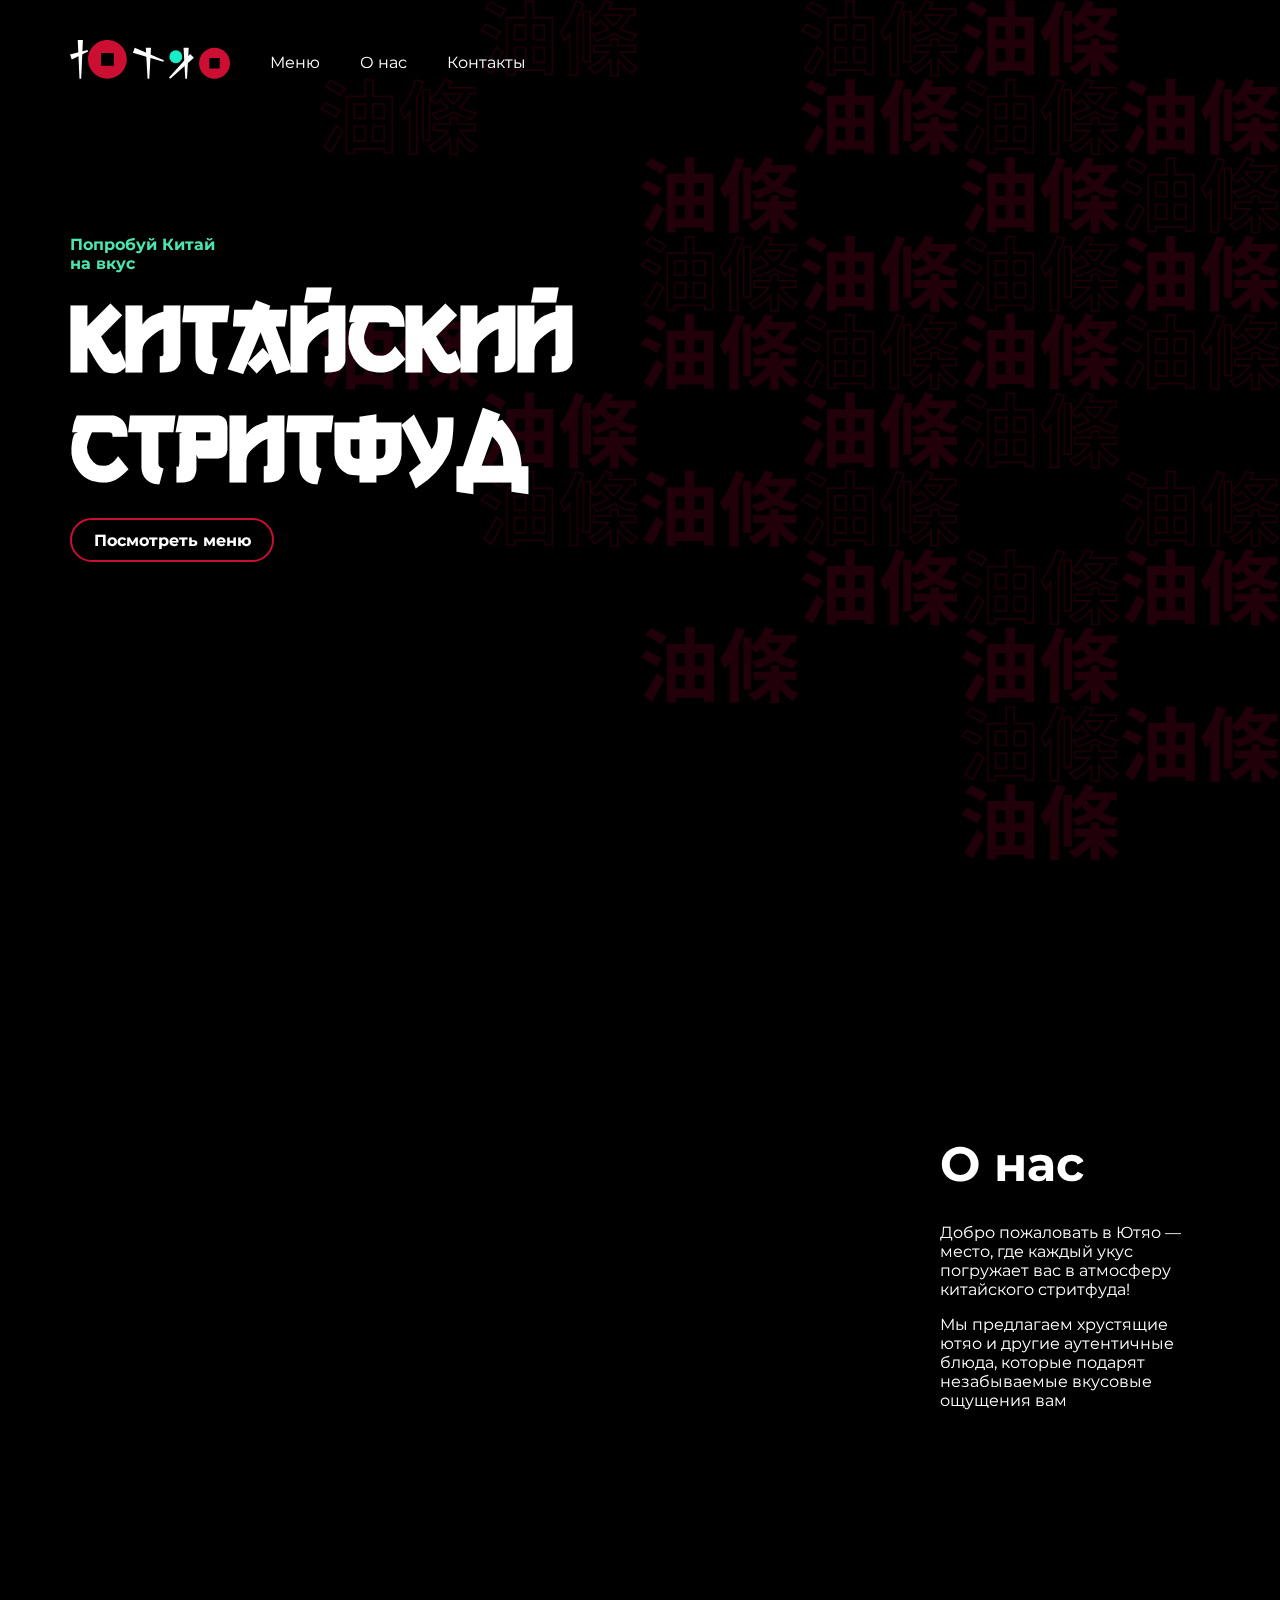
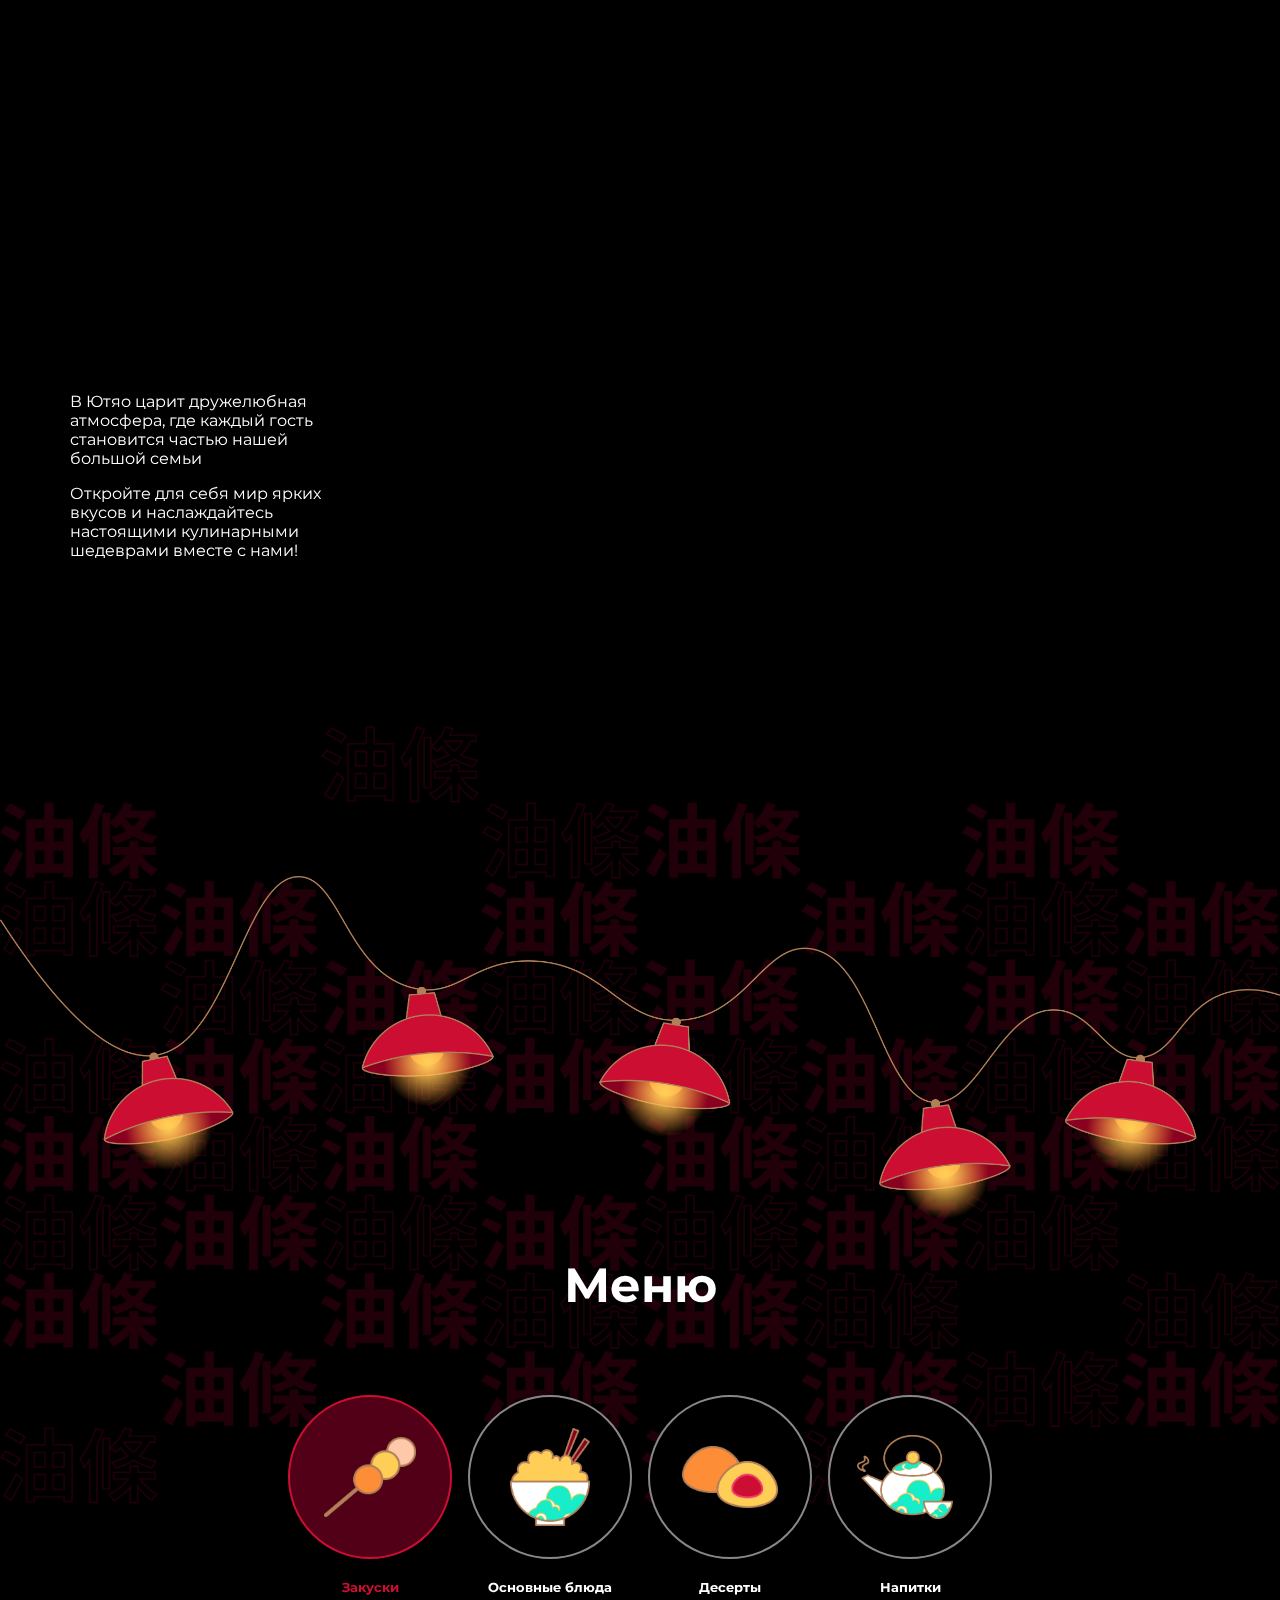
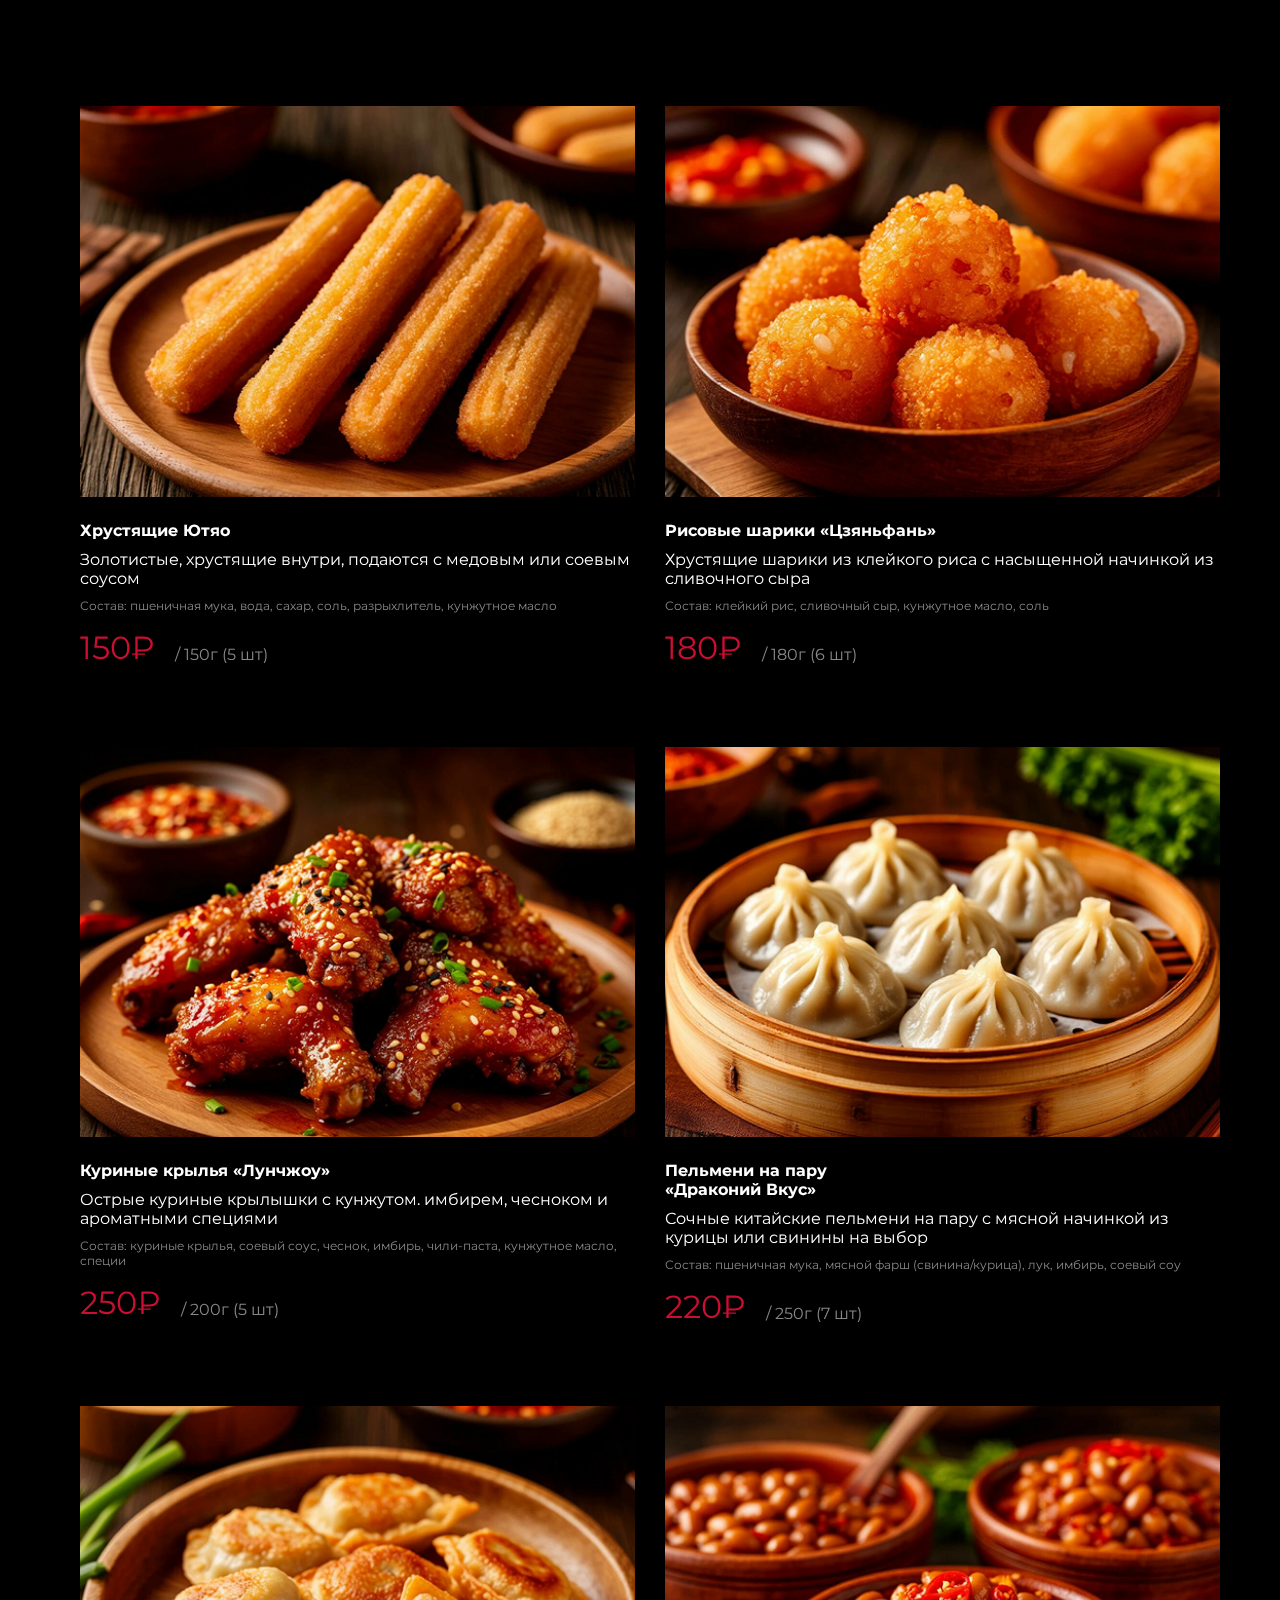
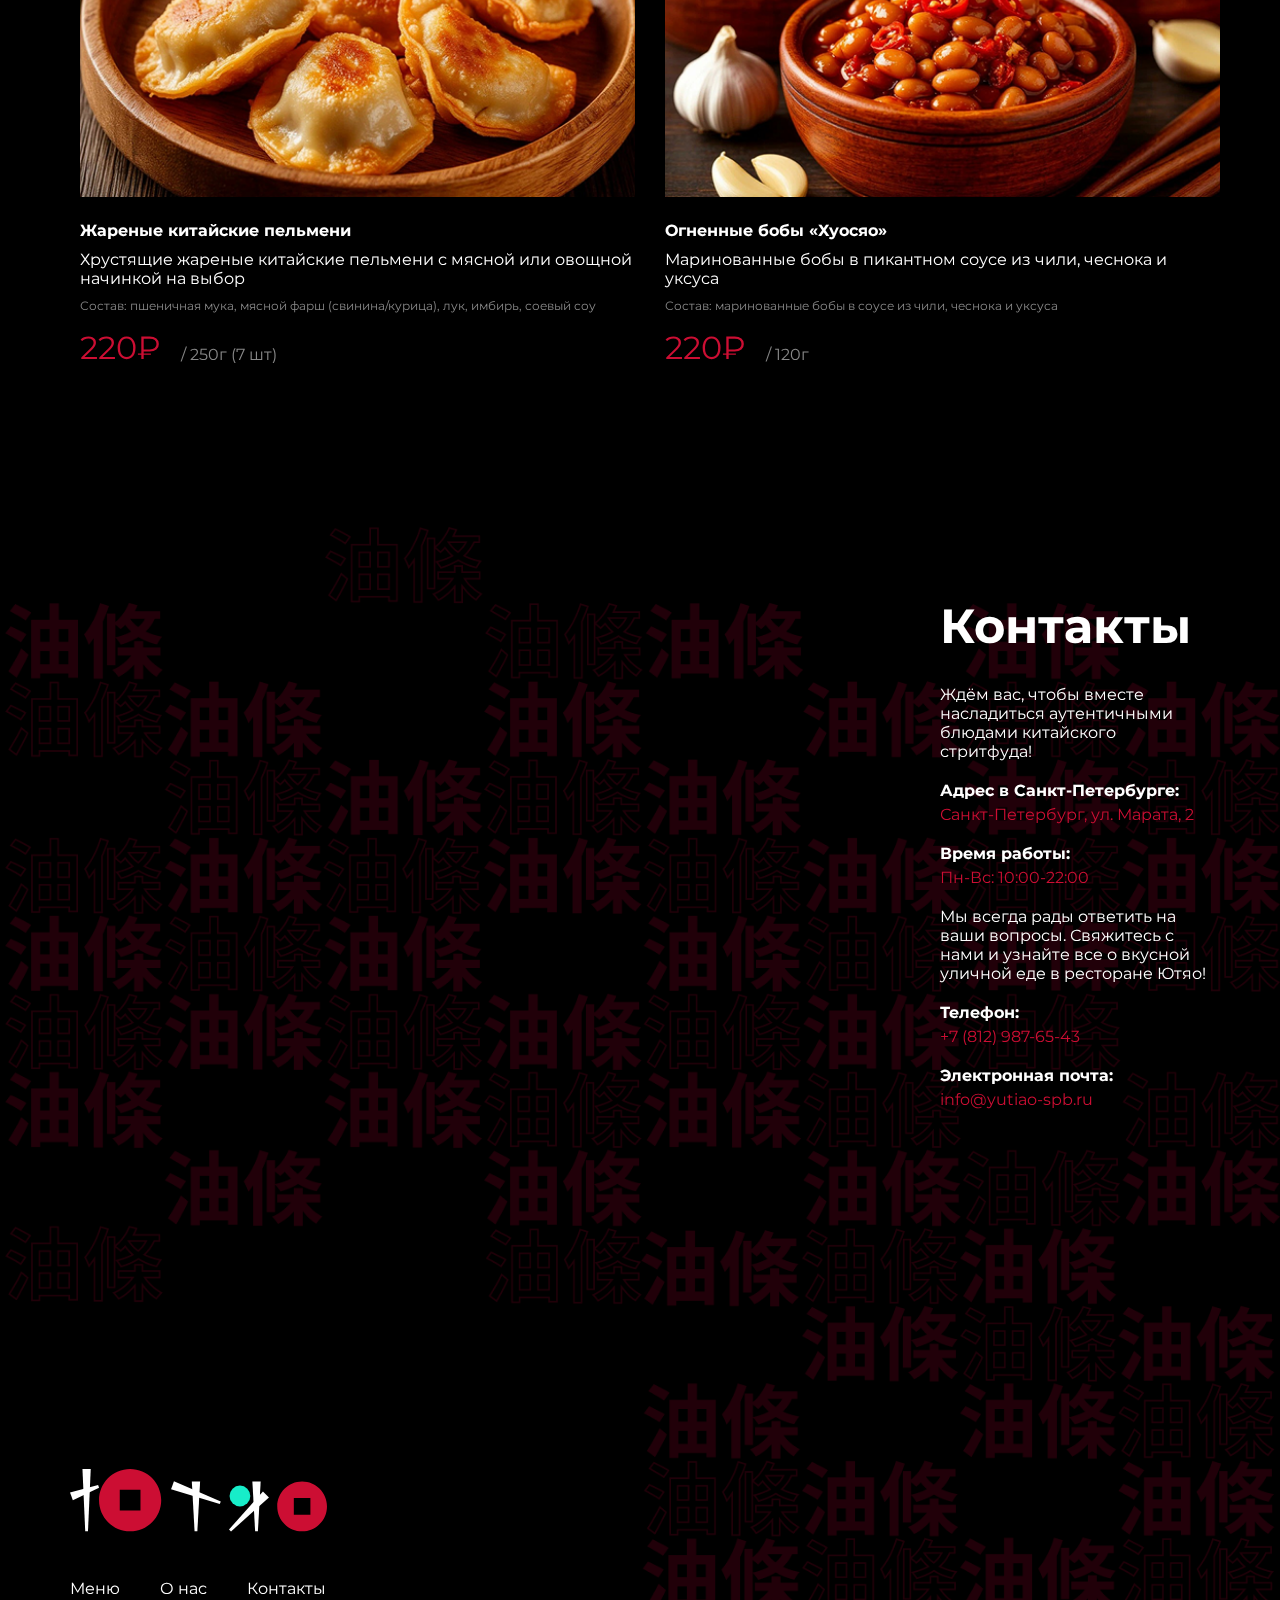
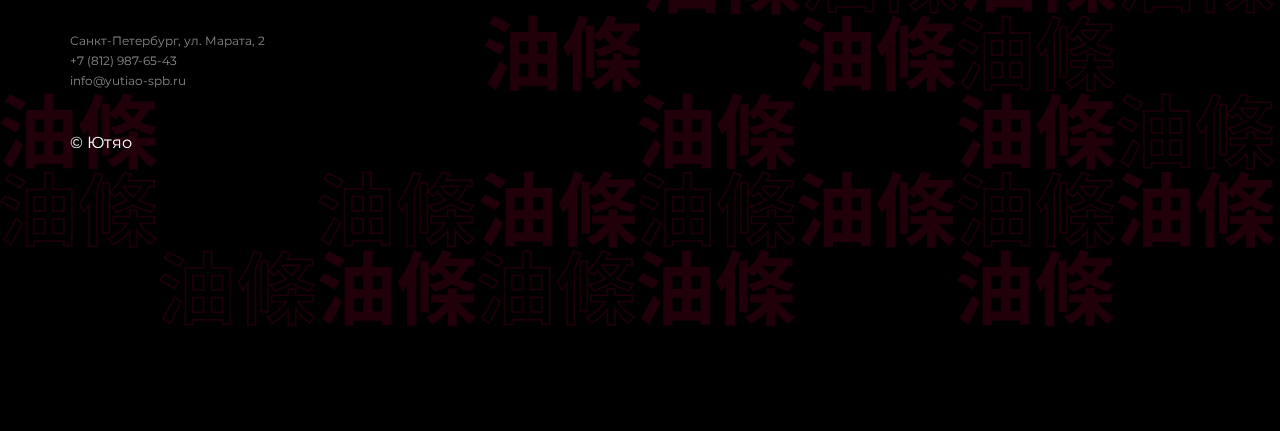
<file: index.html>
<!DOCTYPE html>
<html lang="ru">
<head>
    <meta charset="UTF-8">
    <meta name="viewport" content="width=device-width, initial-scale=1.0">
    <link rel="stylesheet" href="style.css">
    <title>Ютяо</title>
</head>
<body>

    <div class="wrapper top">
        <header>
            <a class="logo" href="index.html"><img src="src/img/logo.svg" alt=""></a>
            <ul class="nav">
                <li ><a href="#menu-anchor">Меню</a></li>
                <li ><a href="#about-anchor">О нас</a></li>
                <li ><a href="#contacts">Контакты</a></li>
            </ul>
        </header>
        <div id="hero">
            <div class="content">
                <p>Попробуй Китай<br>на вкус</p>
                <h1>КИТАЙСКИЙ<br>СТРИТФУД</h1>
                <a href="#menu-anchor">Посмотреть меню</a>
            </div>
            <iframe src="src/scenes/scene1/scene1.html" scrolling="no" frameborder="0"></iframe>
            
        </div>
        <div id="about">
            <div class="part first">
                <iframe id="about-anchor" class="start" src="src/scenes/scene2/scene2.html" scrolling="no" frameborder="0"></iframe>
                <div class="content">
                    <h2 >О нас</h2>
                    <p>
                        Добро пожаловать в Ютяо — место, где каждый укус погружает вас в атмосферу китайского стритфуда! 
                    </p>
                    <p>
                        Мы предлагаем хрустящие ютяо и другие аутентичные блюда, которые подарят незабываемые вкусовые ощущения вам
                    </p>
                </div>
            </div>
            <div class="part second">
                <div class="content">
                    <p>
                        В Ютяо царит дружелюбная атмосфера, где каждый гость становится частью нашей большой семьи
                    </p>
                    <p>
                        Откройте для себя мир ярких вкусов и наслаждайтесь настоящими кулинарными шедеврами вместе с нами! 
                    </p>
                </div>
                <iframe class="end" src="src/scenes/scene3/scene3.html" scrolling="no" frameborder="0"></iframe>
            </div>
        </div>
        <div class="back-container"><img class="back" src="src/img/back-top.png" alt=""></div>
    </div>
    <div class="wrapper middle">
        <div class="back-container"><img class="back" src="src/img/back-middle.png" alt=""></div>
        <div class="back-container"><img class="lamp" src="src/img/lamp.png" alt=""></div>
        <div id="menu">
            <h2 style="text-align: center;" id="menu-anchor">Меню</h2>

            <div class="category-switcher">
                <button data-category="list1" class="category-btn active">
                    <div class="wrapper img">
                        <img style="height: 50%;" src="src/img/icon-snacks.png" alt="">
                    </div>
                    <p>Закуски</p>
                </button>
                <button data-category="list2" class="category-btn">
                    <div class="wrapper img">
                        <img style="width: 50%;" src="src/img/icon-food.png" alt="">
                    </div>
                    <p>Основные блюда</p>
                </button>
                <button data-category="list3" class="category-btn">
                    <div class="wrapper img">
                        <img style="width: 60%;" src="src/img/icon-sweet.png" alt="">
                    </div> 
                    <p>Десерты</p>
                </button>
                <button data-category="list4" class="category-btn">
                    <div class="wrapper img">
                        <img style="width: 60%; margin-right: 10px;" src="src/img/icon-drinks.png" alt="">
                    </div>
                    <p>Напитки</p>
                </button>
            </div>

            <div class="menus">
                <div id="list1" class="menu-list">
                    <div class="card">
                        <img src="src/img/snack-1.png" alt="">
                        <h3>Хрустящие Ютяо</h3>
                        <p class="description">Золотистые, хрустящие внутри, подаются с медовым или соевым соусом</p>
                        <p class="structure">Состав: пшеничная мука, вода, сахар, соль, разрыхлитель, кунжутное масло</p>
                        <div class="wrapper price">
                            <p class="price">150₽</p>
                            <p class="weight">/ 150г (5 шт)</p>
                        </div>
                    </div>
                    <div class="card">
                        <img src="src/img/snack-2.png" alt="">
                        <h3>Рисовые шарики «Цзяньфань»</h3>
                        <p class="description">Хрустящие шарики из клейкого риса с насыщенной начинкой из сливочного сыра</p>
                        <p class="structure">Состав: клейкий рис, сливочный сыр, кунжутное масло, соль</p>
                        <div class="wrapper price">
                            <p class="price">180₽</p>
                            <p class="weight">/ 180г (6 шт)</p>
                        </div>
                    </div>
                    <div class="card">
                        <img src="src/img/snack-3.png" alt="">
                        <h3>Куриные крылья «Лунчжоу»</h3>
                        <p class="description">Острые куриные крылышки с кунжутом. имбирем, чесноком и ароматными специями</p>
                        <p class="structure">Состав: куриные крылья, соевый соус, чеснок, имбирь, чили-паста, кунжутное масло, специи</p>
                        <div class="wrapper price">
                            <p class="price">250₽</p>
                            <p class="weight">/ 200г (5 шт)</p>
                        </div>
                    </div>  
                    <div class="card">
                        <img src="src/img/snack-4.png" alt="">
                        <h3>Пельмени на пару<br>«Драконий Вкус»</h3>
                        <p class="description">Сочные китайские пельмени на пару с мясной начинкой из курицы или свинины на выбор</p>
                        <p class="structure">Состав: пшеничная мука, мясной фарш (свинина/курица), лук, имбирь, соевый соу</p>
                        <div class="wrapper price">
                            <p class="price">220₽</p>
                            <p class="weight">/ 250г (7 шт)</p>
                        </div>
                    </div>
                    <div class="card">
                        <img src="src/img/snack-5.png" alt="">
                        <h3>Жареные китайские пельмени</h3>
                        <p class="description">Хрустящие жареные китайские пельмени с мясной или овощной начинкой на выбор</p>
                        <p class="structure">Состав: пшеничная мука, мясной фарш (свинина/курица), лук, имбирь, соевый соу</p>
                        <div class="wrapper price">
                            <p class="price">220₽</p>
                            <p class="weight">/ 250г (7 шт)</p>
                        </div>
                    </div> 
                    <div class="card">
                        <img src="src/img/snack-6.png" alt="">
                        <h3>Огненные бобы «Хуосяо»</h3>
                        <p class="description">Маринованные бобы в пикантном соусе из чили, чеснока и уксуса </p>
                        <p class="structure">Состав: маринованные бобы в соусе из чили, чеснока и уксуса</p>
                        <div class="wrapper price">
                            <p class="price">220₽</p>
                            <p class="weight">/ 120г</p>
                        </div>
                    </div>             
                </div>
                <div id="list2" class="menu-list" style="display:none;">
                    <div class="card">
                        <img src="src/img/food-1.png" alt="">
                        <h3>Лапша по-шаолиньски</h3>
                        <p class="description">Жареная лапша с мясом на выбор и овощами в остром соусе</p>
                        <p class="structure">Состав: яичная или пшеничная лапша, курица/свинина/говядина/морепродукты, овощи (капуста, морковь), зеленый лук, перец чили, специи, соевый соус, масло для жарки</p>
                        <div class="wrapper price">
                            <p class="price">350₽</p>
                            <p class="weight">/ 350г</p>
                        </div>
                    </div>
                    <div class="card">
                        <img src="src/img/food-2.png" alt="">
                        <h3>Тушеное мясо в пряном соусе</h3>
                        <p class="description">Мягкое сочное мясо на выбор в насыщенном пряном соусе</p>
                        <p class="structure">Состав: говядина/свинина (мякоть), лук репчатый, соевый соус, специи (корица, перец), бульон или вода</p>
                        <div class="wrapper price">
                            <p class="price">360₽</p>
                            <p class="weight">/ 340г</p>
                        </div>
                    </div>
                    <div class="card">
                        <img src="src/img/food-3.png" alt="">
                        <h3>Рис с уткой по-пекински</h3>
                        <p class="description">Ароматный свежий рис с тонкими насыщенными ломтиками в утки в ароматном соусе и хрустящими овощами</p>
                        <p class="structure">Состав: рис жасмин/длиннозерный, утка по-пекински (тонкие ломтики), огурцы, зеленый лук, сладкий соус из бобов и кунжута</p>
                        <div class="wrapper price">
                            <p class="price">380₽</p>
                            <p class="weight">/ 400г</p>
                        </div>
                    </div>
                    <div class="card">
                        <img src="src/img/food-4.png" alt="">
                        <h3>Курочка «Гуньбао»</h3>
                        <p class="description">Хрустящая курица в орехово-чилистом соусе</p>
                        <p class="structure">Состав: куриное филе, арахис, чили-паста, соевый соус, уксус рисовый, чеснок, имбирь</p>
                        <div class="wrapper price">
                            <p class="price">330₽</p>
                            <p class="weight">/ 300г</p>
                        </div>
                    </div>
                </div>
                <div id="list3" class="menu-list" style="display:none;">
                    <div class="card">
                        <img src="src/img/sweet-1.png" alt="">
                        <h3>Мандариновое желе</h3>
                        <p class="description">Освежающее фруктовое желе из сока мандаринов</p>
                        <p class="structure">Состав: мандариновый сок, желатин, мята, мед</p>
                        <div class="wrapper price">
                            <p class="price">130₽</p>
                            <p class="weight">/ 150г</p>
                        </div>
                    </div>
                    <div class="card">
                        <img src="src/img/sweet-2.png" alt="">
                        <h3>Золотой Ютяо</h3>
                        <p class="description">Китайские хлебные палочки с кунжутом и медом</p>
                        <p class="structure">Состав: пшеничная мука, мед, кунжутное масло и семена</p>
                        <div class="wrapper price">
                            <p class="price">150₽</p>
                            <p class="weight">/ 150г (5 шт)</p>
                        </div>
                    </div>
                    <div class="card">
                        <img src="src/img/sweet-3.png" alt="">
                        <h3>Лунный пряник «Лунбао»</h3>
                        <p class="description">Традиционный китайский пряник в форме луны с насыщенным пряным вкусом и ароматом корицы и имбиря</p>
                        <p class="structure">Состав: пшеничная мука, сахар коричневый или тростниковый сироп, имбирь сушеный молотый, корица молотая, мед натуральный</p>
                        <div class="wrapper price">
                            <p class="price">120₽</p>
                            <p class="weight">/ 120г</p>
                        </div>
                    </div>
                    <div class="card">
                        <img src="src/img/sweet-4.png" alt="">
                        <h3>Молочный чай с жемчугом «Бобо Бум»</h3>
                        <p class="description">Популярный освежающий напиток с мягким вкусом и жемчугом внутри</p>
                        <p class="structure">Состав: черный чай «Пуэр», молоко или сгущенка, жемчужные шарики (боба), сахар</p>
                        <div class="wrapper price">
                            <p class="price">180₽</p>
                            <p class="weight">/ 350г</p>
                        </div>
                    </div>
                </div>
                <div id="list4" class="menu-list" style="display:none;">
                    <div class="card">
                        <img src="src/img/drink-1.png" alt="">
                        <h3>Золотой чай Пуэр</h3>
                        <p class="description">Особая разновидность классического Пуэра с богатым мягким вкусом с нотками ореха и карамели</p>
                        <p class="structure">Состав: ферментированные листья черного чая Пуэр высшего сорта</p>
                        <div class="wrapper price">
                            <p class="price">200₽</p>
                            <p class="weight">/ 400мл</p>
                        </div>
                    </div>
                    <div class="card">
                        <img src="src/img/drink-2.png" alt="">
                        <h3>Имбирный лимонад</h3>
                        <p class="description">Натуральный лимонад на основе свежего имбиря с добавлением лимонного сока и меда</p>
                        <p class="structure">Состав: свежий имбирь; лимонный сок; мед; газированная вода</p>
                        <div class="wrapper price">
                            <p class="price">160₽</p>
                            <p class="weight">/ 350мл</p>
                        </div>
                    </div>
                    <div class="card">
                        <img src="src/img/drink-3.png" alt="">
                        <h3>Натуральный сливовый сок</h3>
                        <p class="description">Освежающий сок из спелых сливовых плодов без добавления сахара</p>
                        <p class="structure">Состав: черный чай; цветы жасмина; сливочное молоко или сливки; сахар</p>
                        <div class="wrapper price">
                            <p class="price">180₽</p>
                            <p class="weight">/ 350мл</p>
                        </div>
                    </div>
                    <div class="card">
                        <img src="src/img/drink-4.png" alt="">
                        <h3>Молочный чай с жасмином</h3>
                        <p class="description">Нежный черный чай с добавлением цветков жасмина и сливочного молока</p>
                        <p class="structure">Состав: черный чай; цветы жасмина; сливочное молоко или сливки; сахар</p>
                        <div class="wrapper price">
                            <p class="price">220₽</p>
                            <p class="weight">/ 400мл</p>
                        </div>
                    </div>
                </div>
            </div>
        </div>   
    </div>
    <div class="wrapper bottom">
            <div class="back-container"><img class="back" src="src/img/back-bottom.png" alt=""></div>
            <div id="contacts">
                <iframe class="map" src="https://www.google.com/maps/embed?pb=!1m18!1m12!1m3!1d1999.0633798929875!2d30.35294117697621!3d59.93109047491129!2m3!1f0!2f0!3f0!3m2!1i1024!2i768!4f13.1!3m3!1m2!1s0x469631a4fc3f7f57%3A0x5a0dccfe3aedac4b!2z0YPQuy4g0JzQsNGA0LDRgtCwLCAyLCDQodCw0L3QutGCLdCf0LXRgtC10YDQsdGD0YDQsywgMTkxMDI1!5e0!3m2!1sru!2sru!4v1747653539915!5m2!1sru!2sru" width="100%" height="100%" style="border:0;" allowfullscreen="" loading="lazy" referrerpolicy="no-referrer-when-downgrade"></iframe>

                <div class="content">
                    <h2>Контакты</h2>
                    <p>Ждём вас, чтобы вместе насладиться аутентичными блюдами китайского стритфуда!</p>
                    <h4>Адрес в Санкт-Петербурге:</h4>
                    <p class="info"><a href="https://maps.google.com/?q=СПб,+ул.+Марата,+д.+2" target="_blank">Санкт-Петербург, ул. Марата, 2</a></p>
                    <h4>Время работы:</h4>
                    <p class="info">Пн-Вс: 10:00-22:00</p>
                    <p>Мы всегда рады ответить на ваши вопросы. Свяжитесь с нами и узнайте все о вкусной  уличной еде в ресторане Ютяо!  </p>
                    <h4>Телефон:</h4>
                    <p class="info"><a href="tel:+78129876543">+7 (812) 987-65-43</a></p>
                    <h4>Электронная почта:</h4>
                    <p class="info"><a href="mailto:info@yutiao-spb.ru">info@yutiao-spb.ru</a></p>
                </div>               
            </div>

            <footer>
                <div class="content">
                    <a href="index.html" class="logo"><a href="index.html"><img width="90%" src="src/img/logo.svg" alt=""></a>
                    <ul class="nav">
                        <li ><a href="#menu-anchor">Меню</a></li>
                        <li ><a href="#about-anchor">О нас</a></li>
                        <li ><a href="#contacts">Контакты</a></li>
                    </ul>
                    <p class="info"><a href="https://maps.google.com/?q=СПб,+ул.+Марата,+д.+2" target="_blank">Санкт-Петербург, ул. Марата, 2</a></p>
                    <p class="info"><a href="tel:+78129876543">+7 (812) 987-65-43</a></p>
                    <p class="info"><a href="mailto:info@yutiao-spb.ru">info@yutiao-spb.ru</a></p>
                    <p class="copy">© Ютяо</p>
                </div>
                
                <iframe src="src/scenes/scene4/scene4.html" scrolling="no" frameborder="0"></iframe>
            </footer>
    </div>

<script src="script.js"></script>

</script>
</body>
</html>
</file>
<file: style.css>
@import url('https://fonts.googleapis.com/css2?family=Montserrat:ital,wght@0,100..900;1,100..900&display=swap');

@font-face {
    font-family: 'GangOfThree';
    src: url('src/fonts/gangofthree.ttf');
    font-weight: normal;
    font-style: normal;
}
  
html {
  scroll-behavior: smooth;
  overflow-x: hidden;
}

body{
    background-color: black;
    color: white;
    overflow-x: hidden;
    font-family: "Montserrat", sans-serif;
    font-optical-sizing: 16px;
    font-weight: 400;
    font-style: normal;
    cursor: default;
    scroll-behavior: smooth;
    margin: 0;
}

ul, ol {
    list-style: none; 
    margin: 0;       
    padding: 0;       
}

a {
    text-decoration: none;
    color: inherit;
}

h1{
    font-family: 'GangOfThree';
    font-size: 96px;
    margin: 0 0;
}

h2{
    font-size: 48px;
    font-weight: 700;
    margin: 0 0 30px;
}

h3{
    font-size: 32px;
    font-weight: 700;
}

h3{
    font-size: 16px;
    font-weight: 700;
}

.wrapper{
    max-width: 1140px;
    margin: 0 auto ;
}

.wrapper.top .back{
    position: absolute;
    width: 75%;
    top:0;
    right: 0;
    z-index: -2;
}

header {
    margin-top: 40px;
    display: flex;
    gap: 40px;
    justify-content: start;
    align-items: center;
}

header .nav{
    
    display: flex;
    gap: 40px;
    justify-content: start;
    align-items: center;
}

header .nav a:hover{
    color: #CC0E33;
}

header .nav a:active{
    color: #510017;
}

header .nav .logo{
    margin-right: 20px;

}

#hero{
    width: 100%;
    width: 100vw;
    height: 100vh;
    position: relative;
    padding-bottom: 100px;
}

#hero a{
    margin-top: 15px;
    display: flex;
    justify-content: center;
    align-items: center;
    font-weight: 700;
    width: 200px;
    height: 40px;
    border: 2px solid #CC0E33;
    border-radius: 40px;
}

#hero a:hover{
    border: 2px solid #CC0E33;
    color:#000000;
    background-color: #CC0E33;
}

#hero a:active{
    border: 2px solid #CC0E33;
    color:#000000;
    background-color: #510017;
}

#hero iframe{
    position: absolute;
    left: 250px;
    top: -210px;
    display: flex; 
    width: 1920px; 
    height: 1080px; 
    transform: scale(0.65); 
    transform-origin: top left; 
    border:none;
    z-index: -1;
}

#hero .content p{
    color: #4AE6B0;
    font-weight: 700;
    margin: 150px 0 10px;
}

#about {
    display: flex;
    flex-direction: column;
    gap: 550px;
}

#about .part{
    width: 100%;
    position: relative;
    top: -150px;
    display: grid;
    grid-template-columns: 1fr 2fr 1fr;
    column-gap: 30px;
}

#about .part.second {
    top: -150px;
}

#about .part.first .content{
    grid-column: 3 / 4;
    width: 90%; 
    padding-top: 50px;
}

#about .part.second .content{
    grid-column: 1 / 2;
}

#about iframe{
    position: absolute;
    /* left: 450px;
    top: 20px; */
    display: flex; 
    width: 1920px; 
    height: 1080px; 
    transform: scale(0.6); 
    transform-origin: top center; 
    border:none;
    z-index: -1;
}

#about .part iframe.start{
    right: -150px;
    top: -100px;
}

#about .part iframe.end{
    left: -200px;
    top: -250px;
}

.wrapper.middle .back{
    position: absolute;
    width: 100%;
    /* top:0; */
    right: 0;
    z-index: -2;
}

.wrapper.middle .lamp{
    position: absolute;
    width: 100%;
    margin-top: 150px;
    right: 0;
    z-index: -1;
}

#menu{
    padding-top: 500px;
    display: flex;
    flex-direction: column;
    align-items: center;
}

#menu h2{
    margin: 30px 0 80px;
}

.category-switcher{
    margin-bottom: 100px;
}

.category-btn {
  background-color: transparent;
  border: none;
  cursor: pointer;
}

.category-btn .wrapper.img{
    width: 160px;
    height: 160px;
    background-color: #000000;
    border: 2px solid #888888;
    border-radius: 50%;
    display: flex;
    justify-content: center;
    align-items: center;
}

.category-btn p{
    color: white;
    font-family: "Montserrat", sans-serif;
    font-optical-sizing: 16px;
    font-weight: 700;
    font-style: normal;
    margin: 20px 0 0;
}

.category-btn:hover .wrapper.img{
    border: 2px solid #CC0E33;
    background-color: #CC0E33;
}

.category-btn:hover p{
    color: #CC0E33;
}

.category-btn.active  .wrapper.img{
    border: 2px solid #CC0E33;
    background-color: #510017;
}

.category-btn.active  p{
    color: #CC0E33;
}

.menus{
    width: 100%;
}

.menu-list{
    width: 100%;
    display: grid;
    grid-template-columns: 1fr 1fr;
    gap: 60px 30px;
}

.card {
    width: 100%;
    padding:10px;
    border-radius:4px;
}

.card img{
    width: 100%;
}

.card h3{
    margin: 20px 0 0;
}

.card .description{
    margin: 10px 0 0;
}

.card .structure{
    margin: 10px 0 0;
    font-size: 12px;
    color: #888888;
}

.card .wrapper.price{
    margin: 15px 0 0;
    display: flex;
    gap: 20px;
    align-items: end;
}

.card .wrapper.price .price{
    margin: 0 0;
    color: #CC0E33;
    font-size: 32px;
}

.card .wrapper.price .weight{
    margin: 0 0 3px;
    color: #888888;
}

.wrapper.bottom {
    margin-top: 150px;
}

.wrapper.bottom .back{
    position: absolute;
    width: 100%;
    right: 0;
    z-index: -2;
}

#contacts{
    display: grid;
    grid-template-columns: 8fr 1fr 3fr;
    column-gap: 30px;
    padding-top: 70px;
    height: 100%;
}

#contacts .map{
    grid-column: 1 / 2;
}

#contacts .content{
    grid-column: 3 / 4;
    height: fit-content;
}

#contacts .content p.info{
    color: #CC0E33;
}

#contacts .content a:hover{
    color: #890021;
}

#contacts .content p{
    margin: 0 0 20px;
}

#contacts .content h4{
    margin: 0 0 5px;
}

footer{
    margin: 300px 0 0;
    position: relative;
    display: grid;
    grid-template-columns: 1fr 3fr;
}

footer iframe{
    position: absolute;
    left: -200px;
    margin-top: -100px;
    /* top: 20px; */
    display: flex; 
    width: 1920px; 
    height: 1080px; 
    transform: scale(0.65); 
    transform-origin: top center; 
    border:none;
    z-index: -1;
}

footer .content{
    grid-column: 1 / 2;
    margin: 40px 0 0;
}

footer .nav{
    display: flex;
    gap: 40px;
    margin: 40px 0 35px;
}

footer .nav a:hover{
    color: #CC0E33;
}

footer .nav a:active{
    color: #510017;
}

footer .logo{
    width: 100%;
}

footer .info{
    display: flex;
    gap: 40px;
    margin: 5px 0;
    color: #888888;
    font-size: 12px;
}

footer .info:hover{
    color: #fff;
}

footer .info:active{
    color: #CC0E33;
}


footer .copy{
    margin-top: 45px;
}




@media (max-width: 575.98px) {

    #hero h1{
        font-size: 56px;
    }

    .wrapper{
        max-width: 320px;
    }

    div.back-container{
        position: relative;
        /* object-fit: cover !important;  
        overflow: hidden !important; */
    }

    .wrapper.top .back{
        transform: scale(4);
        top: -1000px;
        right: 0;
    }

    header {
        margin-top: 80px;
        display: flex;
        flex-direction: column ;
        justify-content: start;
        align-items: center;
        gap: 20px;
    }

    header ul.nav{
        display: flex;
        flex-direction: row;
        justify-content: center;
        align-items: center;
        gap: 20px;
    }

    header a.logo img{
        transform: scale(1.3);
        margin: 0 auto;
    }

    #hero{
        padding-bottom: 100px;
    }

    #hero iframe{
        left: -220px;
        top: 270px; 
        transform: scale(0.4);
    }

    #hero .content p{
        margin: 80px 0 10px;
    }

    h2{
        margin: 0 0 20px;
    }

    #about {
        display: flex;
        flex-direction: column;
        gap: 50px;
    }

    #about .part{
        top: 0;
        display: flex;
        flex-direction: column;
    }

    #about .part.second {
        top: 250px;
    }

    #about .part.first .content{
        display: flex;
        flex-direction: column;
        width: 90%; 
        padding-top: 0;
    }

    #about .part.first .content p{
        margin: 0px 0 20px;
    }

    #about iframe{
        transform: scale(0.25);
    }

    #about .part iframe.start{
        left: -810px;
        top: 280px;
    }

    #about .part iframe.end{
        left: -820px;
        top: 220px;
    }

    .wrapper.middle .back{
        transform: scale(4);
        top: 750px;
        right: 0;
    }

    .wrapper.middle .lamp{
        top: 520px;
        left: -120px;
        transform: scale(2);
    }

    #menu{
        padding-top: 800px;
    }

    #menu br{      
        display: none;
    }

    #menu h2{
        margin: 30px 0 60px;
    }

    .category-switcher{
        margin: 0 auto;
        margin-bottom: 60px;
        display: flex;
        align-items: flex-start;
        justify-content: center;
        gap: 20px;
        flex-wrap:wrap;
    }

    .category-btn .wrapper.img{
        width: 80px;
        height: 80px;
    }

    .category-btn p{
        max-width: 80px;
        margin: 10px 0 0;
    }

    .menu-list{
        margin: 0 auto;
        gap: 40px 20px;
    }

    .card{
        padding: 0px;
    }

    .card img{
        width: 100%;
    }

    .card h3{
        margin: 10px 0 0;
    }

    .card .description{
        margin: 5px 0 0;
        font-size: 12px;
    }

    .card .structure{
        margin: 5px 0 0;
        font-size: 8px;
    }

    .card .wrapper.price{
        margin: 10px 0 0;
        gap: 10px;
    }

    .card .wrapper.price .price{
        margin: 0 0;
        font-size: 18px;
    }

    .card .wrapper.price .weight{
        margin: 0 0 3px;
        font-size: 12px;
    }

    .wrapper.bottom {
        margin-top: 50px;
    }

    .wrapper.bottom .back{
        top: 600px;
        right: 0;
        transform: scale(4.2);
    }

    #contacts{
        display: flex;
        flex-direction: column-reverse;
        gap: 30px;
    }

    footer{
        margin: 100px 0 0;
        grid-template-columns: 1fr;
    }

    footer iframe{
        left: -830px;
        margin-top: 340px;
        /* top: 20px; */
        transform: scale(0.3); 
    }

    footer .content{
        margin: 40px 0 0;
        width: 100%;
    }

    footer ul.nav{
        display: flex;
        flex-direction: row;
        justify-content: start;
        align-items: center;
        gap: 20px;
        margin: 20px 0 20px;
    }   

    footer .copy{
        margin-top: 20px;
    }


}

@media (min-width:768px) and (max-width:991.98px) {
  

}


@media (min-width:1200px) {

 
}
</file>
